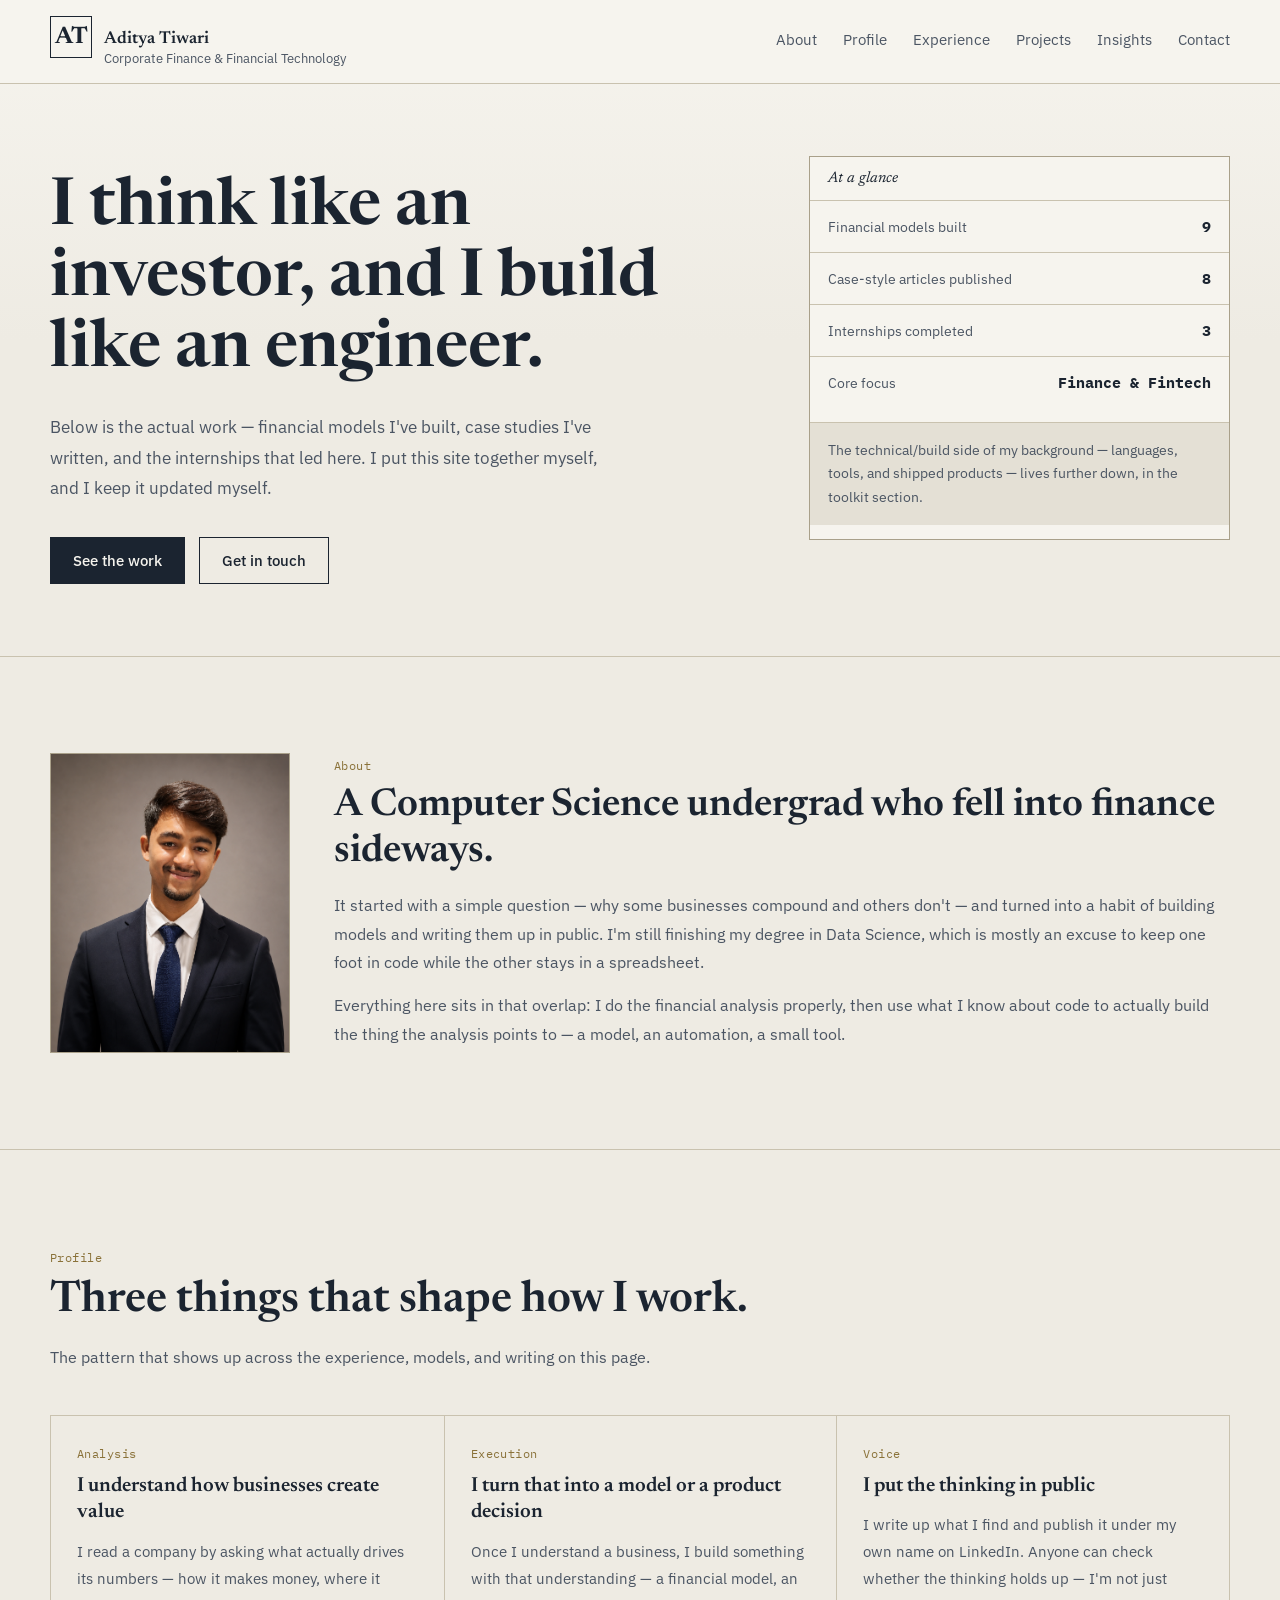
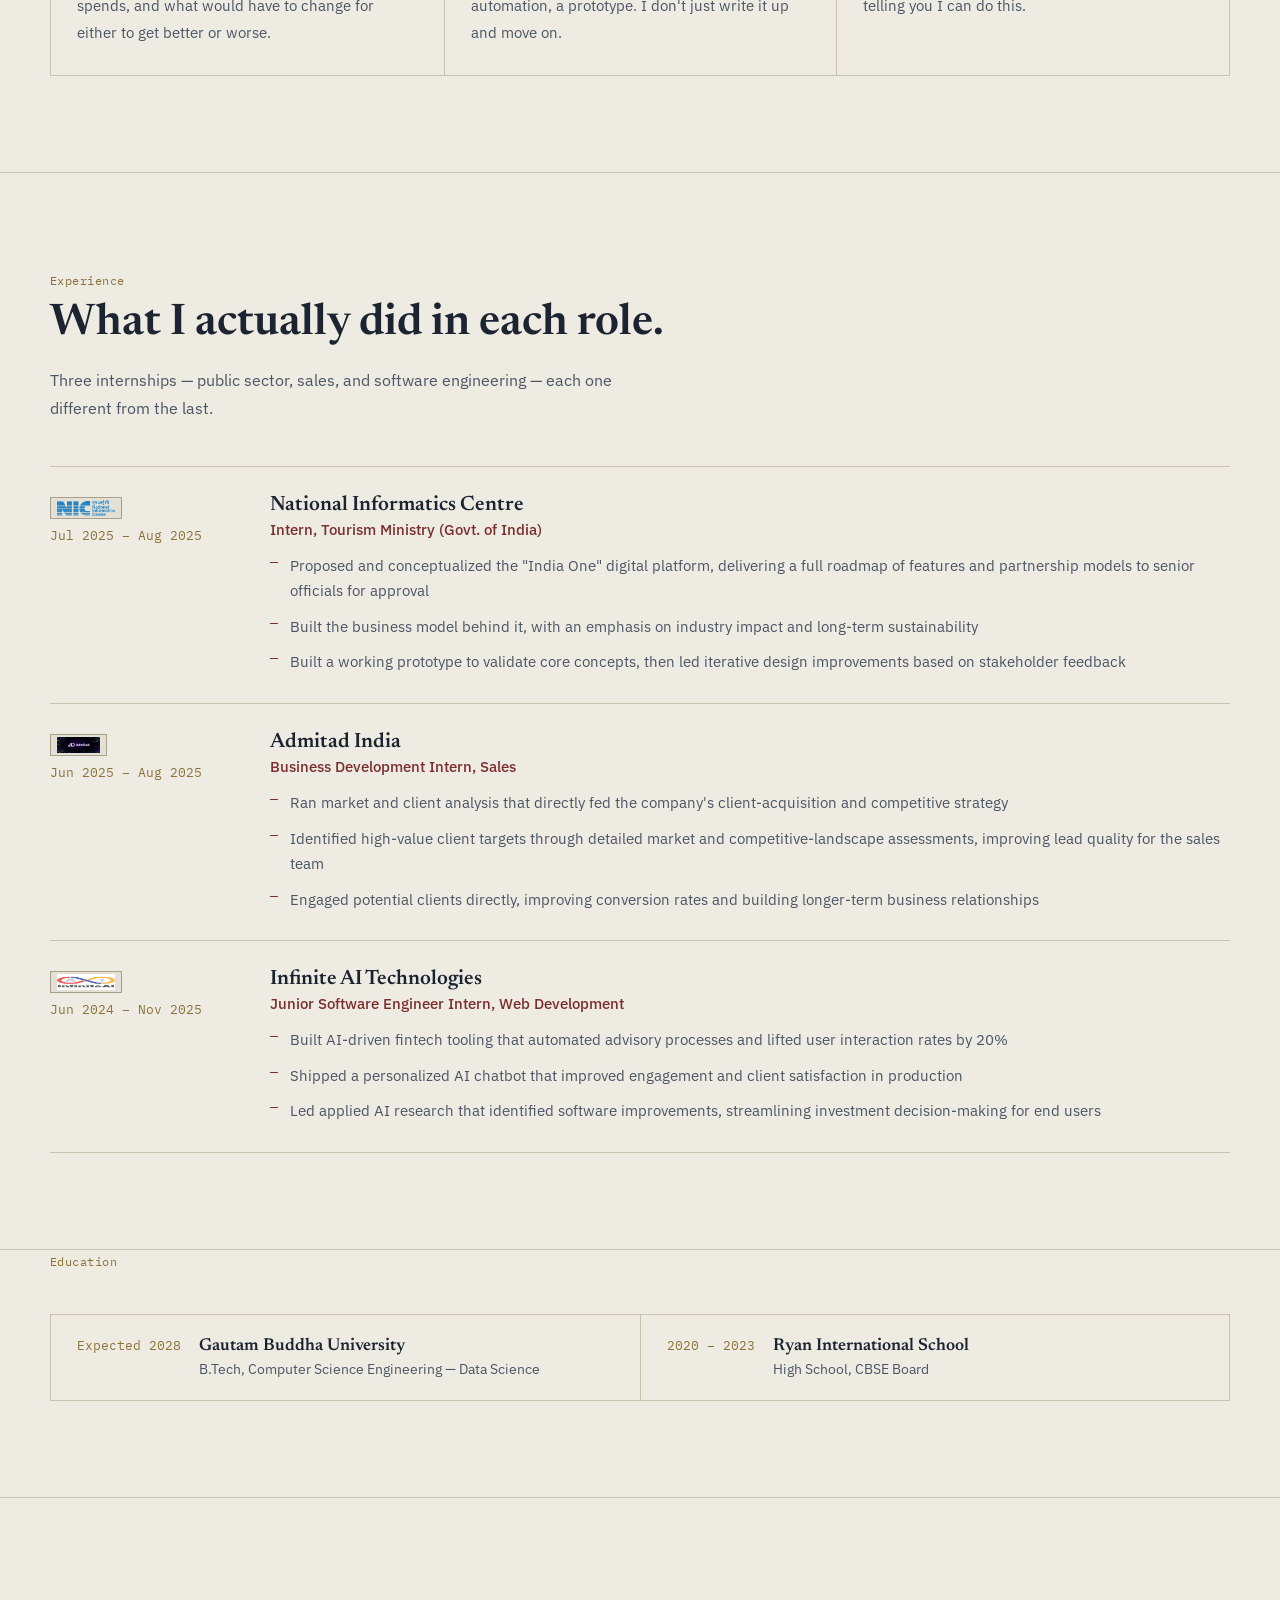
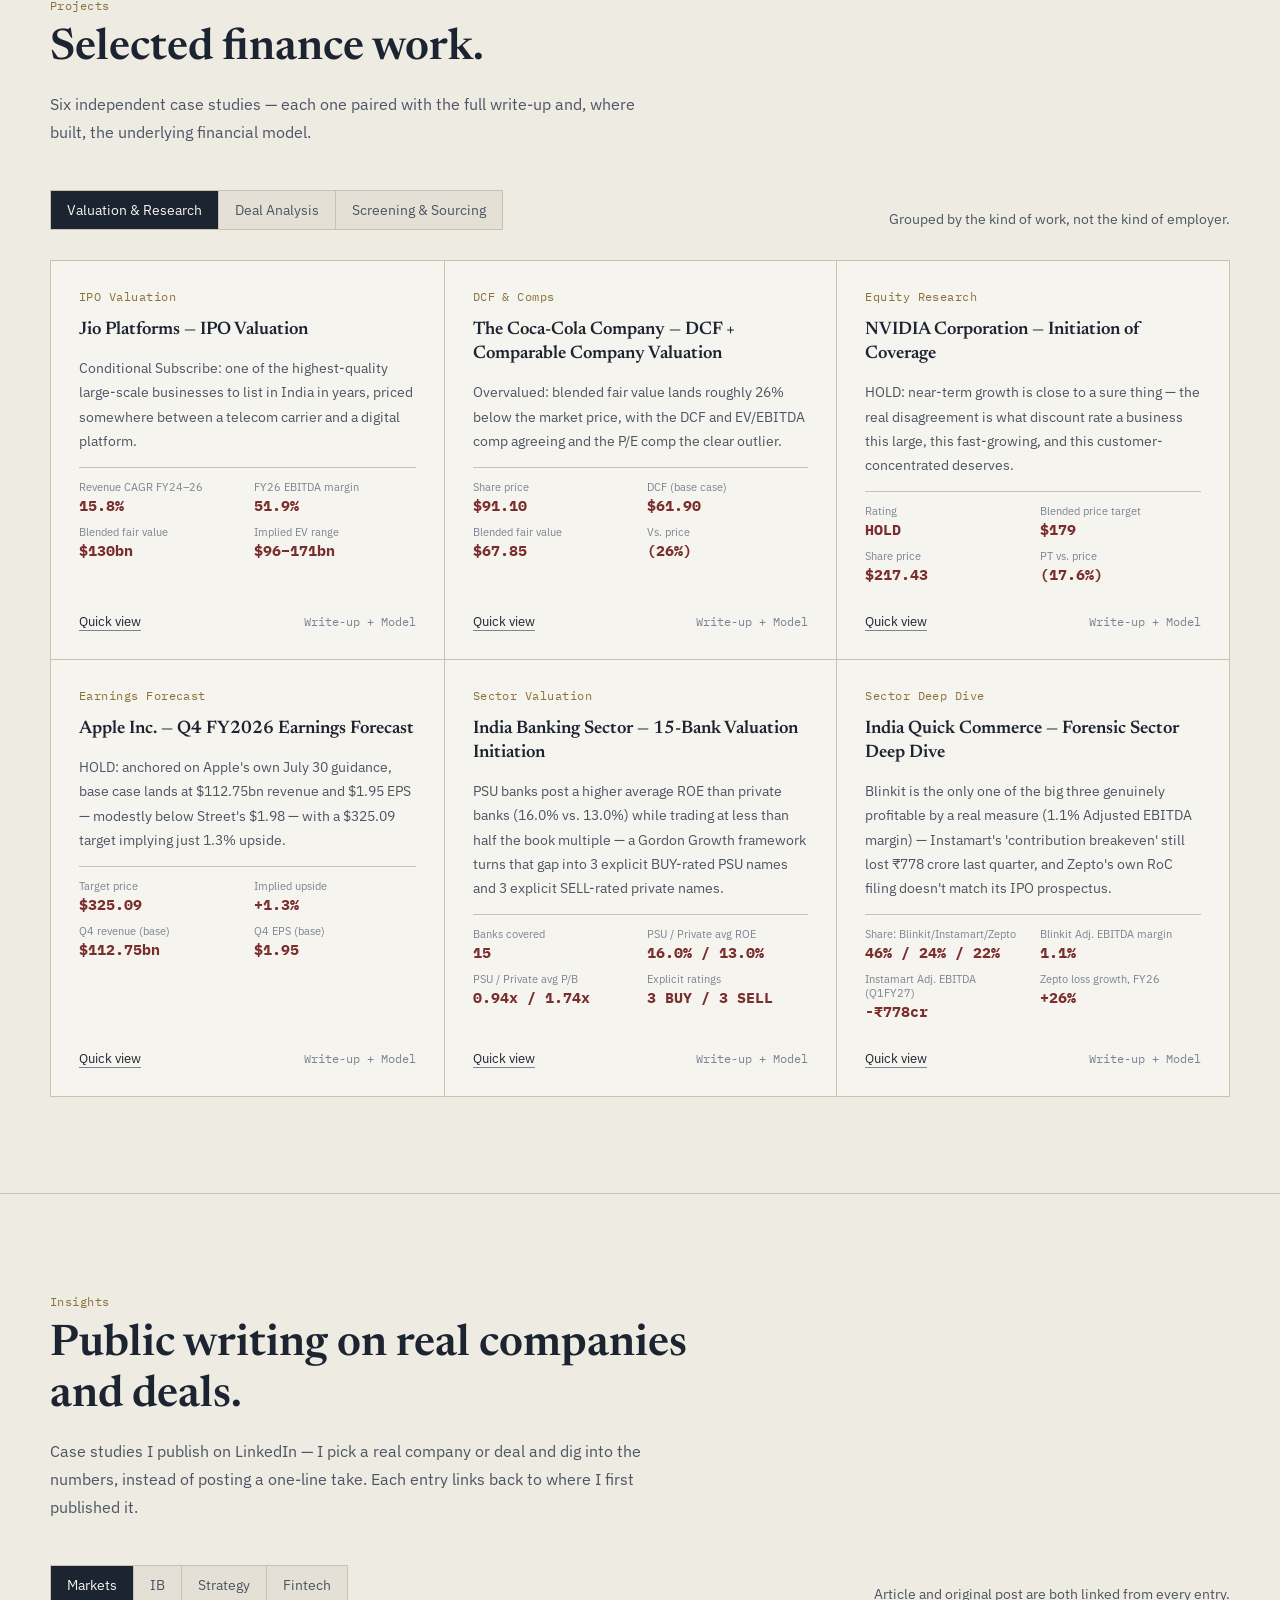
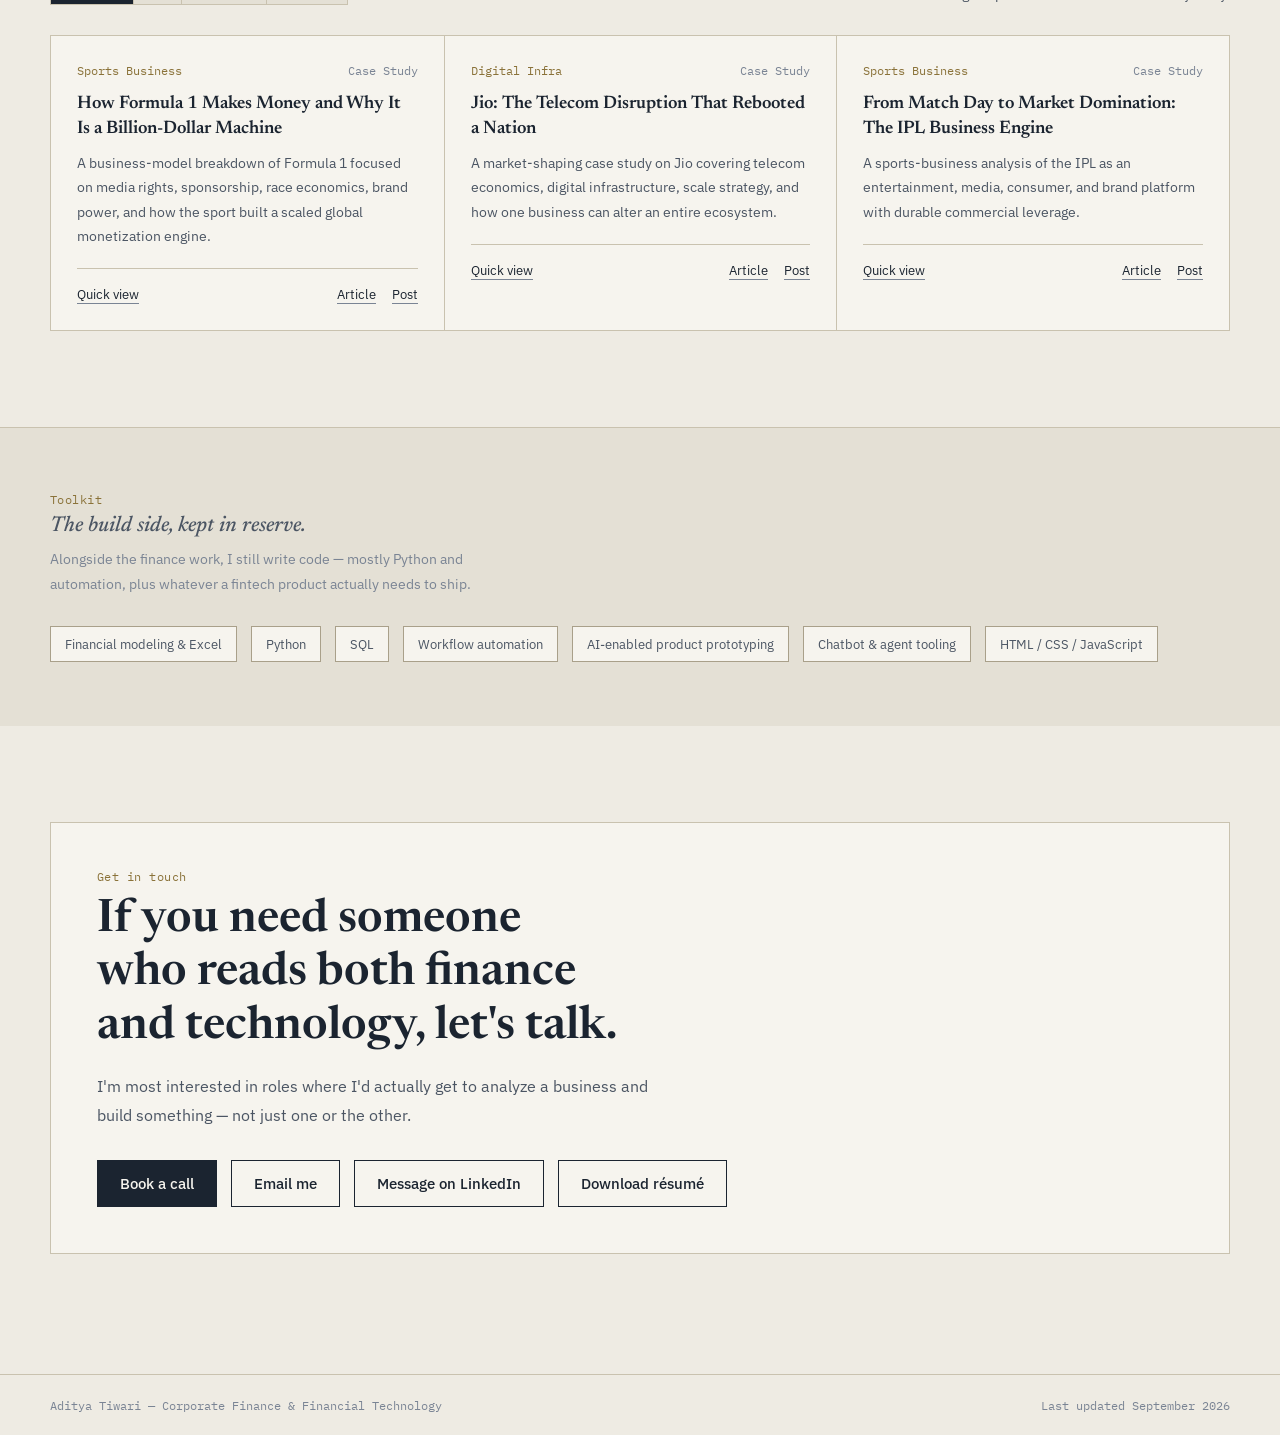
<file: index.html>
<!DOCTYPE html>
<html lang="en">
<head>
  <meta charset="UTF-8">
  <meta name="viewport" content="width=device-width, initial-scale=1.0">
  <title>Aditya Tiwari | Corporate Finance &amp; Financial Technology</title>
  <meta
    name="description"
    content="Aditya Tiwari — corporate finance and fintech portfolio: experience, financial models, and LinkedIn writing, all built and written by me."
  >

  <!-- Open Graph / social preview -->
  <meta property="og:type" content="website">
  <meta property="og:title" content="Aditya Tiwari | Corporate Finance & Financial Technology">
  <meta property="og:description" content="Experience, financial models, and LinkedIn writing on real companies — all done myself.">
  <meta property="og:image" content="https://aditya-tiwari-portfolio.vercel.app/images/og-image.png">
  <meta property="og:url" content="https://aditya-tiwari-portfolio.vercel.app/">
  <meta name="twitter:card" content="summary_large_image">
  <meta name="twitter:title" content="Aditya Tiwari | Corporate Finance & Financial Technology">
  <meta name="twitter:description" content="Experience, financial models, and LinkedIn writing on real companies — all done myself.">
  <meta name="twitter:image" content="https://aditya-tiwari-portfolio.vercel.app/images/og-image.png">
  <link rel="canonical" href="https://aditya-tiwari-portfolio.vercel.app/">

  <link rel="preconnect" href="https://fonts.googleapis.com">
  <link rel="preconnect" href="https://fonts.gstatic.com" crossorigin>
  <link
    href="https://fonts.googleapis.com/css2?family=IBM+Plex+Mono:wght@400;500&family=IBM+Plex+Sans:wght@400;500;600&family=Newsreader:ital,wght@0,500;0,600;0,700;1,500;1,600&display=swap"
    rel="stylesheet"
  >
  <link rel="stylesheet" href="style.css">

  <!-- Cloudflare Web Analytics -->
  <script type='module' src='https://static.cloudflareinsights.com/beacon.min.js' data-cf-beacon='{"token": "f37dc523fdd34472a7d5e73f5c4e7701"}'></script>
  <!-- End Cloudflare Web Analytics -->
</head>
<body>
  <div class="progress-rule" id="progressRule" aria-hidden="true"></div>

  <header class="masthead">
    <div class="masthead-main">
      <div class="container">
        <a class="brand" href="#hero">
          <span class="brand-mark">AT</span>
          <span class="brand-copy">
            <strong>Aditya Tiwari</strong>
            <span>Corporate Finance &amp; Financial Technology</span>
          </span>
        </a>

        <nav class="nav">
          <a href="#about">About</a>
          <a href="#profile">Profile</a>
          <a href="#experience">Experience</a>
          <a href="#projects">Projects</a>
          <a href="#insights">Insights</a>
          <a href="#contact">Contact</a>
        </nav>
      </div>
    </div>
  </header>

  <main>
    <section class="hero section" id="hero">
      <div class="container hero-grid">
        <div class="hero-copy reveal">
          <h1>
            I think like an investor, and I build like an engineer.
          </h1>
          <p class="hero-text">
            Below is the actual work — financial models I've built, case studies I've
            written, and the internships that led here. I put this site together myself,
            and I keep it updated myself.
          </p>

          <div class="hero-actions">
            <a class="btn btn-primary" href="#projects">See the work</a>
            <a class="btn btn-secondary" href="#contact">Get in touch</a>
          </div>
        </div>

        <aside class="hero-exhibit reveal">
          <div class="exhibit-head">
            <span>At a glance</span>
          </div>
          <div class="coverage-rows">
            <div class="coverage-row">
              <span>Financial models built</span>
              <strong id="stat-models-count">5</strong>
            </div>
            <div class="coverage-row">
              <span>Case-style articles published</span>
              <strong id="stat-articles-count">8</strong>
            </div>
            <div class="coverage-row">
              <span>Internships completed</span>
              <strong>3</strong>
            </div>
            <div class="coverage-row">
              <span>Core focus</span>
              <strong>Finance &amp; Fintech</strong>
            </div>
          </div>
          <p class="coverage-note">
            The technical/build side of my background — languages, tools, and shipped
            products — lives further down, in the toolkit section.
          </p>
        </aside>
      </div>
    </section>

    <section class="section about-section" id="about">
      <div class="container about-grid">
        <div class="about-photo reveal">
          <img
            src="images/photo.jpg"
            alt="Aditya Tiwari"
            onerror="this.closest('.about-photo').classList.add('photo-missing')"
          >
          <div class="photo-fallback">
            <span class="doc-label">Photo</span>
            <p>Add <code>images/photo.jpg</code> to replace this placeholder.</p>
          </div>
        </div>

        <div class="about-copy reveal">
          <span class="doc-label">About</span>
          <h2>A Computer Science undergrad who fell into finance sideways.</h2>
          <p>
            It started with a simple question — why some businesses compound and others
            don't — and turned into a habit of building models and writing them up in public.
            I'm still finishing my degree in Data Science, which is mostly an excuse to keep
            one foot in code while the other stays in a spreadsheet.
          </p>
          <p>
            Everything here sits in that overlap: I do the financial analysis properly,
            then use what I know about code to actually build the thing the analysis
            points to — a model, an automation, a small tool.
          </p>
        </div>
      </div>
    </section>

    <section class="section" id="profile">
      <div class="container">
        <div class="section-heading reveal">
          <span class="doc-label">Profile</span>
          <h2>Three things that shape how I work.</h2>
          <p>
            The pattern that shows up across the experience, models, and writing on this page.
          </p>
        </div>

        <div class="thesis-grid reveal">
          <article class="thesis-card">
            <span class="doc-label">Analysis</span>
            <h3>I understand how businesses create value</h3>
            <p>
              I read a company by asking what actually drives its numbers — how it makes
              money, where it spends, and what would have to change for either to get
              better or worse.
            </p>
          </article>

          <article class="thesis-card">
            <span class="doc-label">Execution</span>
            <h3>I turn that into a model or a product decision</h3>
            <p>
              Once I understand a business, I build something with that understanding —
              a financial model, an automation, a prototype. I don't just write it up
              and move on.
            </p>
          </article>

          <article class="thesis-card">
            <span class="doc-label">Voice</span>
            <h3>I put the thinking in public</h3>
            <p>
              I write up what I find and publish it under my own name on LinkedIn.
              Anyone can check whether the thinking holds up — I'm not just telling you
              I can do this.
            </p>
          </article>
        </div>
      </div>
    </section>

    <section class="section" id="experience">
      <div class="container">
        <div class="section-heading reveal">
          <span class="doc-label">Experience</span>
          <h2>What I actually did in each role.</h2>
          <p>
            Three internships — public sector, sales, and software engineering — each one
            different from the last.
          </p>
        </div>

        <div class="timeline reveal">
          <article class="timeline-item">
            <div class="timeline-date">
              <span class="company-mark">
                <img src="images/companies/nic-logo.png" alt="National Informatics Centre" onerror="this.style.display='none'; this.parentElement.classList.add('logo-missing')">
                <span class="mark-text">NIC</span>
              </span>
              Jul 2025 – Aug 2025
            </div>
            <div class="timeline-body">
              <h3>National Informatics Centre</h3>
              <p class="timeline-role">Intern, Tourism Ministry (Govt. of India)</p>
              <ul class="timeline-points">
                <li>Proposed and conceptualized the "India One" digital platform, delivering a full roadmap of features and partnership models to senior officials for approval</li>
                <li>Built the business model behind it, with an emphasis on industry impact and long-term sustainability</li>
                <li>Built a working prototype to validate core concepts, then led iterative design improvements based on stakeholder feedback</li>
              </ul>
            </div>
          </article>

          <article class="timeline-item">
            <div class="timeline-date">
              <span class="company-mark">
                <img src="images/companies/admitad-logo.png" alt="Admitad India" onerror="this.style.display='none'; this.parentElement.classList.add('logo-missing')">
                <span class="mark-text">AI</span>
              </span>
              Jun 2025 – Aug 2025
            </div>
            <div class="timeline-body">
              <h3>Admitad India</h3>
              <p class="timeline-role">Business Development Intern, Sales</p>
              <ul class="timeline-points">
                <li>Ran market and client analysis that directly fed the company's client-acquisition and competitive strategy</li>
                <li>Identified high-value client targets through detailed market and competitive-landscape assessments, improving lead quality for the sales team</li>
                <li>Engaged potential clients directly, improving conversion rates and building longer-term business relationships</li>
              </ul>
            </div>
          </article>

          <article class="timeline-item">
            <div class="timeline-date">
              <span class="company-mark">
                <img src="images/companies/infinite-ai-logo.png" alt="Infinite AI Technologies" onerror="this.style.display='none'; this.parentElement.classList.add('logo-missing')">
                <span class="mark-text">IAT</span>
              </span>
              Jun 2024 – Nov 2025
            </div>
            <div class="timeline-body">
              <h3>Infinite AI Technologies</h3>
              <p class="timeline-role">Junior Software Engineer Intern, Web Development</p>
              <ul class="timeline-points">
                <li>Built AI-driven fintech tooling that automated advisory processes and lifted user interaction rates by 20%</li>
                <li>Shipped a personalized AI chatbot that improved engagement and client satisfaction in production</li>
                <li>Led applied AI research that identified software improvements, streamlining investment decision-making for end users</li>
              </ul>
            </div>
          </article>
        </div>
      </div>
    </section>

    <section class="section education-section" id="education">
      <div class="container">
        <div class="section-heading reveal">
          <span class="doc-label">Education</span>
        </div>

        <div class="education-grid reveal">
          <article class="education-card">
            <div class="education-date">Expected 2028</div>
            <div>
              <h3>Gautam Buddha University</h3>
              <p>B.Tech, Computer Science Engineering — Data Science</p>
            </div>
          </article>
          <article class="education-card">
            <div class="education-date">2020 – 2023</div>
            <div>
              <h3>Ryan International School</h3>
              <p>High School, CBSE Board</p>
            </div>
          </article>
        </div>
      </div>
    </section>

    <section class="section" id="projects">
      <div class="container">
        <div class="section-heading reveal">
          <span class="doc-label">Projects</span>
          <h2>Selected finance work.</h2>
          <p>
            Six independent case studies — each one paired with the full write-up and, where
            built, the underlying financial model.
          </p>
        </div>

        <div class="proof-topbar reveal">
          <div class="filter-group" role="group" aria-label="Project filters" id="projectFilterGroup">
            <button class="filter-btn active" data-filter="valuation">Valuation &amp; Research</button>
            <button class="filter-btn" data-filter="deal">Deal Analysis</button>
            <button class="filter-btn" data-filter="screening">Screening &amp; Sourcing</button>
          </div>
          <p class="proof-note">
            Grouped by the kind of work, not the kind of employer.
          </p>
        </div>

        <div class="project-grid reveal" id="projectGrid">
          <!-- Populated by script.js from the `projects` array. -->
        </div>
      </div>
    </section>

    <section class="section" id="insights">
      <div class="container">
        <div class="section-heading reveal">
          <span class="doc-label">Insights</span>
          <h2>Public writing on real companies and deals.</h2>
          <p>
            Case studies I publish on LinkedIn — I pick a real company or deal and dig into
            the numbers, instead of posting a one-line take. Each entry links back to where
            I first published it.
          </p>
        </div>

        <div class="proof-topbar reveal">
          <div class="filter-group" role="group" aria-label="Insight filters">
            <button class="filter-btn active" data-filter="markets">Markets</button>
            <button class="filter-btn" data-filter="ib">IB</button>
            <button class="filter-btn" data-filter="strategy">Strategy</button>
            <button class="filter-btn" data-filter="fintech">Fintech</button>
          </div>
          <p class="proof-note">
            Article and original post are both linked from every entry.
          </p>
        </div>

        <div class="insight-grid reveal" id="insightGrid"></div>
      </div>
    </section>

    <section class="toolkit-section" id="toolkit">
      <div class="container">
        <div class="toolkit-heading reveal">
          <span class="doc-label">Toolkit</span>
          <h2>The build side, kept in reserve.</h2>
          <p>
            Alongside the finance work, I still write code — mostly Python and automation,
            plus whatever a fintech product actually needs to ship.
          </p>
        </div>

        <div class="toolkit-list reveal">
          <span class="toolkit-item">Financial modeling &amp; Excel</span>
          <span class="toolkit-item">Python</span>
          <span class="toolkit-item">SQL</span>
          <span class="toolkit-item">Workflow automation</span>
          <span class="toolkit-item">AI-enabled product prototyping</span>
          <span class="toolkit-item">Chatbot &amp; agent tooling</span>
          <span class="toolkit-item">HTML / CSS / JavaScript</span>
        </div>
      </div>
    </section>

    <section class="section contact-section" id="contact">
      <div class="container">
        <div class="contact-card reveal">
          <span class="doc-label">Get in touch</span>
          <h2>If you need someone who reads both finance and technology, let's talk.</h2>
          <p>
            I'm most interested in roles where I'd actually get to analyze a business
            and build something — not just one or the other.
          </p>

          <div class="contact-actions">
            <a class="btn btn-primary" href="https://cal.com/aditya-tiwari-npzhxh/portfolio" target="_blank" rel="noreferrer">Book a call</a>
            <a class="btn btn-secondary" href="mailto:adityatiwari19@gmail.com">Email me</a>
            <a class="btn btn-secondary" href="https://www.linkedin.com/in/adityatiwari19/" target="_blank" rel="noreferrer">Message on LinkedIn</a>
            <a class="btn btn-secondary" href="assets/Aditya_Tiwari_Resume.pdf" target="_blank" rel="noreferrer">Download résumé</a>
          </div>
        </div>
      </div>
    </section>
  </main>

  <footer class="site-footer">
    <div class="container">
      <span>Aditya Tiwari — Corporate Finance &amp; Financial Technology</span>
      <span>Last updated September 2026</span>
    </div>
  </footer>

  <div class="modal" id="insightModal" aria-hidden="true">
    <div class="modal-backdrop" data-close="true"></div>
    <div class="modal-card" role="dialog" aria-modal="true" aria-labelledby="modalTitle">
      <button class="modal-close" id="modalClose" aria-label="Close insight">+</button>
      <span class="doc-label" id="modalCategory">Category</span>
      <h3 id="modalTitle">Insight title</h3>
      <p id="modalSummary"></p>
      <ul class="modal-points" id="modalPoints"></ul>
      <div class="contact-actions">
        <a class="btn btn-primary" id="modalArticleLink" href="#" target="_blank" rel="noreferrer">Open article</a>
        <a class="btn btn-secondary" id="modalPostLink" href="#" target="_blank" rel="noreferrer">Open LinkedIn post</a>
      </div>
    </div>
  </div>

  <div class="modal" id="projectModal" aria-hidden="true">
    <div class="modal-backdrop" data-close="true"></div>
    <div class="modal-card" role="dialog" aria-modal="true" aria-labelledby="projectModalTitle">
      <button class="modal-close" id="projectModalClose" aria-label="Close project">+</button>
      <span class="doc-label" id="projectModalTag">Category</span>
      <h3 id="projectModalTitle">Project title</h3>
      <p id="projectModalVerdict"></p>
      <div class="modal-stat-grid" id="projectModalStats"></div>
      <ul class="modal-points" id="projectModalPoints"></ul>
      <div class="contact-actions" id="projectModalActions"></div>
    </div>
  </div>

  <script src="script.js"></script>
</body>
</html>
</file>
<file: style.css>
:root {
  --paper: #eeebe3;
  --paper-deep: #e4e0d5;
  --paper-raise: #f6f4ee;
  --ink: #1b2430;
  --ink-soft: #4b5563;
  --ink-faint: #7a8494;
  --rule: #c9c2af;
  --rule-strong: #a9a08a;
  --accent: #7a2e2e;
  --accent-soft: #9c5a4e;
  --brass: #8a7239;
  --max-width: 1180px;
  --gutter: 28px;
}

* {
  box-sizing: border-box;
}

html {
  scroll-behavior: smooth;
}

body {
  margin: 0;
  color: var(--ink);
  font-family: "IBM Plex Sans", sans-serif;
  background: var(--paper);
  background-image:
    linear-gradient(180deg, var(--paper-raise) 0%, var(--paper) 340px);
  overflow-x: hidden;
}

body.modal-open {
  overflow: hidden;
}

a {
  color: inherit;
  text-decoration: none;
}

button,
a {
  -webkit-tap-highlight-color: transparent;
}

button {
  font: inherit;
}

::selection {
  background: var(--accent);
  color: var(--paper-raise);
}

/* scroll progress rule — the single orchestrated motion moment */
.progress-rule {
  position: fixed;
  top: 0;
  left: 0;
  height: 3px;
  width: 0%;
  background: var(--accent);
  z-index: 60;
  transition: width 80ms linear;
}

.container {
  width: min(calc(100% - 2 * var(--gutter)), var(--max-width));
  margin: 0 auto;
}

.rule {
  border: none;
  border-top: 1px solid var(--rule);
  margin: 0;
}

.section {
  padding: 96px 0;
  border-bottom: 1px solid var(--rule);
}

.section:last-of-type {
  border-bottom: none;
}

/* ---------- masthead ---------- */

.masthead {
  position: sticky;
  top: 0;
  z-index: 40;
  background: var(--paper-raise);
  border-bottom: 1px solid var(--rule);
}

.masthead-main .container {
  display: flex;
  align-items: center;
  justify-content: space-between;
  gap: 20px;
  padding: 16px 0;
}

.brand {
  display: inline-flex;
  align-items: baseline;
  gap: 12px;
}

.brand-mark {
  font-family: "Newsreader", serif;
  font-weight: 700;
  font-size: 1.5rem;
  border: 1px solid var(--ink);
  width: 42px;
  height: 42px;
  display: inline-grid;
  place-items: center;
  line-height: 1;
}

.brand-copy {
  display: flex;
  flex-direction: column;
  gap: 2px;
}

.brand-copy strong {
  font-family: "Newsreader", serif;
  font-size: 1.08rem;
  font-weight: 600;
}

.brand-copy span {
  color: var(--ink-soft);
  font-size: 0.8rem;
}

.nav {
  display: flex;
  gap: 26px;
  align-items: center;
  flex-wrap: wrap;
}

.nav a {
  color: var(--ink-soft);
  font-size: 0.92rem;
  padding-bottom: 3px;
  border-bottom: 1px solid transparent;
  transition: color 160ms ease, border-color 160ms ease;
}

.nav a:hover,
.nav a.active {
  color: var(--ink);
  border-bottom-color: var(--accent);
}

/* ---------- typography helpers ---------- */

.doc-label {
  font-family: "IBM Plex Mono", monospace;
  font-size: 0.72rem;
  letter-spacing: 0.04em;
  color: var(--brass);
}

.section-heading {
  max-width: 700px;
  margin-bottom: 44px;
}

.section-heading h2 {
  margin: 10px 0 0;
  font-family: "Newsreader", serif;
  font-weight: 600;
  font-size: clamp(1.9rem, 3.4vw, 2.85rem);
  line-height: 1.16;
}

.section-heading p {
  margin-top: 16px;
  color: var(--ink-soft);
  line-height: 1.75;
  max-width: 62ch;
}

/* ---------- hero / cover ---------- */

.hero {
  padding-top: 72px;
  padding-bottom: 72px;
}

.hero-grid {
  display: grid;
  grid-template-columns: minmax(0, 1.25fr) minmax(280px, 0.75fr);
  gap: 56px;
  align-items: start;
}

.hero-copy h1 {
  margin: 18px 0 0;
  font-family: "Newsreader", serif;
  font-weight: 600;
  font-size: clamp(2.5rem, 5.4vw, 4.1rem);
  line-height: 1.08;
  max-width: 15ch;
}

.hero-copy h1 em {
  font-style: italic;
  color: var(--accent);
}

.hero-text {
  margin-top: 26px;
  max-width: 56ch;
  font-size: 1.05rem;
  line-height: 1.8;
  color: var(--ink-soft);
}

.hero-actions {
  display: flex;
  gap: 14px;
  flex-wrap: wrap;
  margin-top: 34px;
}

.btn {
  display: inline-flex;
  align-items: center;
  justify-content: center;
  padding: 13px 22px;
  border: 1px solid var(--ink);
  font-weight: 500;
  font-size: 0.94rem;
  transition: background 160ms ease, color 160ms ease, border-color 160ms ease;
}

.btn-primary {
  background: var(--ink);
  color: var(--paper-raise);
}

.btn-primary:hover {
  background: var(--accent);
  border-color: var(--accent);
}

.btn-secondary {
  background: transparent;
  color: var(--ink);
}

.btn-secondary:hover {
  border-color: var(--accent);
  color: var(--accent);
}

.hero-exhibit {
  border: 1px solid var(--rule-strong);
  background: var(--paper-raise);
}

.exhibit-head {
  display: flex;
  justify-content: space-between;
  align-items: baseline;
  padding: 14px 18px;
  border-bottom: 1px solid var(--rule);
}

.exhibit-head span:first-child {
  font-family: "Newsreader", serif;
  font-style: italic;
  font-size: 0.95rem;
}

.coverage-rows {
  display: grid;
}

.coverage-row {
  display: grid;
  grid-template-columns: 1fr auto;
  gap: 10px;
  align-items: center;
  padding: 16px 18px;
  border-bottom: 1px solid var(--rule);
}

.coverage-row:last-child {
  border-bottom: none;
}

.coverage-row span:first-child {
  color: var(--ink-soft);
  font-size: 0.9rem;
}

.coverage-row strong {
  font-family: "IBM Plex Mono", monospace;
  font-size: 0.92rem;
}

.coverage-note {
  padding: 16px 18px;
  font-size: 0.86rem;
  color: var(--ink-soft);
  line-height: 1.7;
  border-top: 1px solid var(--rule);
  background: var(--paper-deep);
}

/* ---------- about ---------- */

.about-grid {
  display: grid;
  grid-template-columns: minmax(180px, 240px) minmax(0, 1fr);
  gap: 44px;
  align-items: center;
}

.about-photo {
  position: relative;
  aspect-ratio: 4 / 5;
  border: 1px solid var(--rule-strong);
  background: var(--paper-deep);
  overflow: hidden;
}

.about-photo img {
  width: 100%;
  height: 100%;
  object-fit: cover;
  display: block;
}

.photo-fallback {
  display: none;
  position: absolute;
  inset: 0;
  flex-direction: column;
  align-items: center;
  justify-content: center;
  text-align: center;
  padding: 20px;
  gap: 8px;
}

.photo-fallback p {
  margin: 0;
  color: var(--ink-faint);
  font-size: 0.78rem;
  line-height: 1.6;
}

.photo-fallback code {
  font-family: "IBM Plex Mono", monospace;
  color: var(--ink-soft);
}

.about-photo.photo-missing img {
  display: none;
}

.about-photo.photo-missing .photo-fallback {
  display: flex;
}

.about-copy .doc-label {
  display: block;
  margin-bottom: 10px;
}

.about-copy h2 {
  margin: 0 0 16px;
  font-family: "Newsreader", serif;
  font-weight: 600;
  font-size: clamp(1.7rem, 3.2vw, 2.4rem);
  line-height: 1.2;
}

.about-copy p {
  color: var(--ink-soft);
  line-height: 1.8;
  margin: 0 0 14px;
}

.about-copy p:last-child {
  margin-bottom: 0;
}

/* ---------- thesis / pillars ---------- */

.thesis-grid {
  display: grid;
  grid-template-columns: repeat(3, minmax(0, 1fr));
  gap: 0;
  border: 1px solid var(--rule);
}

.thesis-card {
  padding: 30px 26px;
  border-left: 1px solid var(--rule);
}

.thesis-card:first-child {
  border-left: none;
}

.thesis-card .doc-label {
  display: block;
  margin-bottom: 12px;
}

.thesis-card h3 {
  margin: 0 0 12px;
  font-family: "Newsreader", serif;
  font-weight: 600;
  font-size: 1.28rem;
  line-height: 1.3;
}

.thesis-card p {
  margin: 0;
  color: var(--ink-soft);
  line-height: 1.75;
  font-size: 0.96rem;
}

/* ---------- experience ledger ---------- */

.timeline {
  border-top: 1px solid var(--rule);
}

.timeline-item {
  display: grid;
  grid-template-columns: 190px 1fr;
  gap: 30px;
  padding: 28px 0;
  border-bottom: 1px solid var(--rule);
}

.timeline-date {
  font-family: "IBM Plex Mono", monospace;
  font-size: 0.82rem;
  color: var(--brass);
  padding-top: 2px;
}

.timeline-body h3 {
  margin: 0 0 4px;
  font-family: "Newsreader", serif;
  font-weight: 600;
  font-size: 1.3rem;
}

.timeline-role {
  margin: 0 0 14px;
  color: var(--accent);
  font-weight: 500;
  font-size: 0.92rem;
}

.timeline-points {
  margin: 0;
  padding: 0;
  list-style: none;
  display: grid;
  gap: 10px;
}

.timeline-points li {
  position: relative;
  padding-left: 20px;
  color: var(--ink-soft);
  line-height: 1.68;
  font-size: 0.95rem;
}

.timeline-points li::before {
  content: "";
  position: absolute;
  left: 0;
  top: 9px;
  width: 8px;
  height: 1px;
  background: var(--accent);
}

.company-mark {
  display: flex;
  align-items: center;
  justify-content: center;
  width: fit-content;
  min-width: 42px;
  height: 22px;
  padding: 0 6px;
  margin-bottom: 8px;
  border: 1px solid var(--rule-strong);
  background: var(--paper-deep);
  color: var(--ink-soft);
  font-family: "IBM Plex Mono", monospace;
  font-size: 0.68rem;
  letter-spacing: 0.04em;
}

.company-mark img {
  max-width: 100%;
  max-height: 16px;
  object-fit: contain;
  display: block;
}

.company-mark .mark-text {
  display: none;
}

.company-mark.logo-missing .mark-text {
  display: inline;
}

/* ---------- education ---------- */

.education-section {
  padding-top: 0;
}

.education-grid {
  display: grid;
  grid-template-columns: repeat(2, minmax(0, 1fr));
  border: 1px solid var(--rule);
}

.education-card {
  padding: 22px 26px;
  border-left: 1px solid var(--rule);
  display: flex;
  align-items: baseline;
  gap: 18px;
}

.education-card:first-child {
  border-left: none;
}

.education-date {
  font-family: "IBM Plex Mono", monospace;
  font-size: 0.8rem;
  color: var(--brass);
  white-space: nowrap;
}

.education-card h3 {
  margin: 0 0 4px;
  font-family: "Newsreader", serif;
  font-weight: 600;
  font-size: 1.08rem;
}

.education-card p {
  margin: 0;
  color: var(--ink-soft);
  font-size: 0.9rem;
}

/* ---------- projects (new / placeholder) ---------- */

.project-grid {
  display: grid;
  grid-template-columns: repeat(3, minmax(0, 1fr));
  gap: 0;
  border: 1px solid var(--rule);
}

.project-card {
  padding: 28px;
  border-left: 1px solid var(--rule);
  border-top: 1px solid var(--rule);
  background: var(--paper-raise);
  display: flex;
  flex-direction: column;
  gap: 14px;
  transition: background 160ms ease;
}

.project-card:hover {
  background: var(--paper-deep);
}

.project-card h3 {
  font-family: "Newsreader", serif;
  font-style: normal;
  font-weight: 600;
  font-size: 1.14rem;
  color: var(--ink);
  line-height: 1.32;
  margin: 0;
}

.project-card > p {
  color: var(--ink-soft);
  font-size: 0.9rem;
  line-height: 1.68;
  margin: 0;
}

.project-stats {
  display: grid;
  grid-template-columns: repeat(2, minmax(0, 1fr));
  gap: 10px 14px;
  padding-top: 12px;
  border-top: 1px solid var(--rule);
}

.project-stat {
  display: flex;
  flex-direction: column;
  gap: 2px;
}

.project-stat span {
  font-size: 0.7rem;
  color: var(--ink-faint);
}

.project-stat strong {
  font-family: "IBM Plex Mono", monospace;
  font-size: 0.92rem;
  color: var(--accent);
}

.project-meta {
  display: flex;
  justify-content: space-between;
  align-items: center;
  gap: 12px;
  margin-top: auto;
  padding-top: 14px;
}

.project-hint {
  font-size: 0.76rem;
  color: var(--ink-faint);
  font-family: "IBM Plex Mono", monospace;
}

.project-grid .project-card:nth-child(-n+3) {
  border-top: none;
}

.project-grid .project-card:nth-child(3n+1) {
  border-left: none;
}

.project-placeholder {
  border: 1px dashed var(--rule-strong);
  min-height: 190px;
  align-items: flex-start;
  justify-content: center;
}

.project-placeholder .doc-label {
  color: var(--ink-faint);
}

.project-placeholder h3 {
  font-style: italic;
  font-weight: 500;
  color: var(--ink-faint);
}

.project-placeholder > p {
  color: var(--ink-faint);
}

/* ---------- proof of knowledge ---------- */

.proof-topbar {
  display: flex;
  gap: 20px;
  justify-content: space-between;
  align-items: flex-end;
  flex-wrap: wrap;
  margin-bottom: 30px;
}

.filter-group {
  display: flex;
  flex-wrap: wrap;
  gap: 0;
  border: 1px solid var(--rule);
}

.filter-btn {
  padding: 10px 16px;
  border: none;
  border-right: 1px solid var(--rule);
  background: var(--paper-deep);
  color: var(--ink-soft);
  font-size: 0.85rem;
  cursor: pointer;
  transition: background 160ms ease, color 160ms ease;
}

.filter-btn:last-child {
  border-right: none;
}

.filter-btn.active {
  background: var(--ink);
  color: var(--paper-raise);
}

.proof-note {
  color: var(--ink-soft);
  font-size: 0.88rem;
  max-width: 46ch;
  line-height: 1.6;
  margin: 0;
}

.insight-grid {
  display: grid;
  grid-template-columns: repeat(3, minmax(0, 1fr));
  border: 1px solid var(--rule);
}

.insight-card {
  padding: 26px;
  border-left: 1px solid var(--rule);
  border-top: 1px solid var(--rule);
  background: var(--paper-raise);
  transition: background 160ms ease;
}

.insight-grid .insight-card:nth-child(-n+3) {
  border-top: none;
}

.insight-grid .insight-card:nth-child(3n+1) {
  border-left: none;
}

.insight-card:hover {
  background: var(--paper-deep);
}

.insight-card .tag-row {
  display: flex;
  align-items: center;
  justify-content: space-between;
  gap: 10px;
  margin-bottom: 14px;
}

.tag {
  font-family: "IBM Plex Mono", monospace;
  font-size: 0.72rem;
  color: var(--brass);
}

.insight-date {
  color: var(--ink-faint);
  font-size: 0.78rem;
  font-family: "IBM Plex Mono", monospace;
}

.insight-card h3 {
  margin: 0 0 10px;
  font-family: "Newsreader", serif;
  font-weight: 600;
  font-size: 1.14rem;
  line-height: 1.35;
}

.insight-card p {
  margin: 0;
  color: var(--ink-soft);
  font-size: 0.9rem;
  line-height: 1.68;
}

.insight-meta {
  display: flex;
  justify-content: space-between;
  align-items: center;
  gap: 12px;
  margin-top: 20px;
  padding-top: 16px;
  border-top: 1px solid var(--rule);
}

.insight-buttons {
  display: flex;
  gap: 16px;
  flex-wrap: wrap;
}

.mini-btn {
  padding: 0;
  border: none;
  background: transparent;
  color: var(--ink);
  font-size: 0.84rem;
  cursor: pointer;
  border-bottom: 1px solid var(--ink-faint);
  transition: color 140ms ease, border-color 140ms ease;
}

.mini-btn:hover {
  color: var(--accent);
  border-color: var(--accent);
}

.insight-card.is-hidden {
  display: none;
}

/* ---------- technical toolkit (secondary, quiet) ---------- */

.toolkit-section {
  padding: 64px 0;
  background: var(--paper-deep);
}

.toolkit-heading {
  max-width: 640px;
  margin-bottom: 30px;
}

.toolkit-heading .doc-label {
  display: block;
  margin-bottom: 8px;
}

.toolkit-heading h2 {
  margin: 0;
  font-family: "Newsreader", serif;
  font-style: italic;
  font-weight: 500;
  font-size: 1.35rem;
  color: var(--ink-soft);
}

.toolkit-heading p {
  margin-top: 10px;
  color: var(--ink-faint);
  font-size: 0.9rem;
  line-height: 1.7;
  max-width: 58ch;
}

.toolkit-list {
  display: flex;
  flex-wrap: wrap;
  gap: 10px 14px;
}

.toolkit-item {
  padding: 8px 14px;
  border: 1px solid var(--rule-strong);
  font-size: 0.84rem;
  color: var(--ink-soft);
  background: var(--paper-raise);
}

/* ---------- contact ---------- */

.contact-section {
  padding-bottom: 120px;
}

.contact-card {
  border: 1px solid var(--rule);
  padding: 46px;
  background: var(--paper-raise);
}

.contact-card .doc-label {
  display: block;
  margin-bottom: 10px;
}

.contact-card h2 {
  margin: 0;
  font-family: "Newsreader", serif;
  font-weight: 600;
  font-size: clamp(1.9rem, 3.6vw, 2.9rem);
  max-width: 18ch;
  line-height: 1.16;
}

.contact-card p {
  margin-top: 18px;
  max-width: 58ch;
  color: var(--ink-soft);
  line-height: 1.8;
}

.contact-actions {
  display: flex;
  gap: 14px;
  flex-wrap: wrap;
  margin-top: 30px;
}

footer.site-footer {
  border-top: 1px solid var(--rule);
  padding: 22px 0;
  font-size: 0.78rem;
  color: var(--ink-faint);
  font-family: "IBM Plex Mono", monospace;
}

footer.site-footer .container {
  display: flex;
  justify-content: space-between;
  flex-wrap: wrap;
  gap: 10px;
}

/* ---------- modal ---------- */

.modal {
  position: fixed;
  inset: 0;
  display: none;
  align-items: center;
  justify-content: center;
  padding: 20px;
  z-index: 70;
}

.modal.open {
  display: flex;
}

.modal-backdrop {
  position: absolute;
  inset: 0;
  background: rgba(27, 36, 48, 0.55);
}

.modal-card {
  position: relative;
  width: min(640px, 100%);
  padding: 36px;
  border: 1px solid var(--rule-strong);
  background: var(--paper-raise);
  max-height: 86vh;
  overflow-y: auto;
}

.modal-card h3 {
  margin: 12px 0 16px;
  font-family: "Newsreader", serif;
  font-weight: 600;
  font-size: clamp(1.5rem, 3.4vw, 1.95rem);
  line-height: 1.3;
}

.modal-card p {
  color: var(--ink-soft);
  line-height: 1.8;
  margin: 0 0 18px;
}

.modal-points {
  margin: 0 0 26px;
  padding-left: 18px;
  color: var(--ink-soft);
  line-height: 1.85;
}

.modal-stat-grid {
  display: grid;
  grid-template-columns: repeat(2, minmax(0, 1fr));
  gap: 14px 20px;
  border-top: 1px solid var(--rule);
  border-bottom: 1px solid var(--rule);
  padding: 18px 0;
  margin-bottom: 22px;
}

.modal-stat-grid div {
  display: flex;
  flex-direction: column;
  gap: 3px;
}

.modal-stat-grid span {
  font-size: 0.72rem;
  color: var(--ink-faint);
}

.modal-stat-grid strong {
  font-family: "IBM Plex Mono", monospace;
  font-size: 1.1rem;
  color: var(--accent);
}

.modal-close {
  position: absolute;
  top: 18px;
  right: 18px;
  width: 34px;
  height: 34px;
  border: 1px solid var(--rule-strong);
  background: transparent;
  color: var(--ink);
  font-size: 1.5rem;
  line-height: 1;
  transform: rotate(45deg);
  cursor: pointer;
}

.modal-close:hover {
  border-color: var(--accent);
  color: var(--accent);
}

/* ---------- reveal (single, restrained) ---------- */

.reveal {
  opacity: 0;
  transform: translateY(18px);
  transition: opacity 560ms ease, transform 560ms ease;
}

.reveal.is-visible {
  opacity: 1;
  transform: translateY(0);
}

/* ---------- responsive ---------- */

@media (max-width: 1080px) {
  .hero-grid,
  .timeline-item {
    grid-template-columns: 1fr;
  }

  .about-grid {
    grid-template-columns: minmax(160px, 200px) minmax(0, 1fr);
    gap: 30px;
  }

  .thesis-grid {
    grid-template-columns: 1fr;
  }

  .thesis-card {
    border-left: none;
    border-top: 1px solid var(--rule);
  }

  .thesis-card:first-child {
    border-top: none;
  }

  .insight-grid {
    grid-template-columns: repeat(2, minmax(0, 1fr));
  }

  .insight-grid .insight-card:nth-child(2n+1) {
    border-left: none;
  }

  .insight-grid .insight-card:nth-child(-n+2) {
    border-top: none;
  }

  .insight-grid .insight-card:nth-child(3n+1) {
    border-left: 1px solid var(--rule);
  }

  .project-grid {
    grid-template-columns: repeat(2, minmax(0, 1fr));
  }
}

@media (max-width: 760px) {
  .section {
    padding: 68px 0;
  }

  .nav {
    gap: 14px;
    flex-wrap: wrap;
    row-gap: 6px;
  }

  .masthead-main .container {
    flex-direction: column;
    align-items: flex-start;
    gap: 12px;
    padding: 14px 0;
  }

  .brand-copy span {
    display: none;
  }

  .nav {
    width: 100%;
    gap: 10px 16px;
  }

  .about-grid {
    grid-template-columns: 1fr;
    gap: 22px;
  }

  .about-photo {
    max-width: 220px;
    aspect-ratio: 1 / 1;
  }

  .education-grid {
    grid-template-columns: 1fr;
  }

  .education-card {
    border-left: none !important;
    border-top: 1px solid var(--rule);
  }

  .education-card:first-child {
    border-top: none;
  }

  .timeline-item {
    grid-template-columns: 1fr;
    gap: 10px;
  }

  .insight-grid,
  .project-grid {
    grid-template-columns: 1fr;
  }

  .insight-grid .insight-card,
  .project-grid .project-card {
    border-left: none !important;
    border-top: 1px solid var(--rule) !important;
  }

  .insight-grid .insight-card:first-child,
  .project-grid .project-card:first-child {
    border-top: none !important;
  }

  .contact-card {
    padding: 30px;
  }

  .btn,
  .hero-actions,
  .contact-actions {
    width: 100%;
  }

  .hero-actions,
  .contact-actions {
    display: grid;
  }
}

@media (prefers-reduced-motion: reduce) {
  html {
    scroll-behavior: auto;
  }

  *,
  *::before,
  *::after {
    animation: none !important;
    transition: none !important;
  }

  .reveal {
    opacity: 1;
    transform: none;
  }
}
</file>
